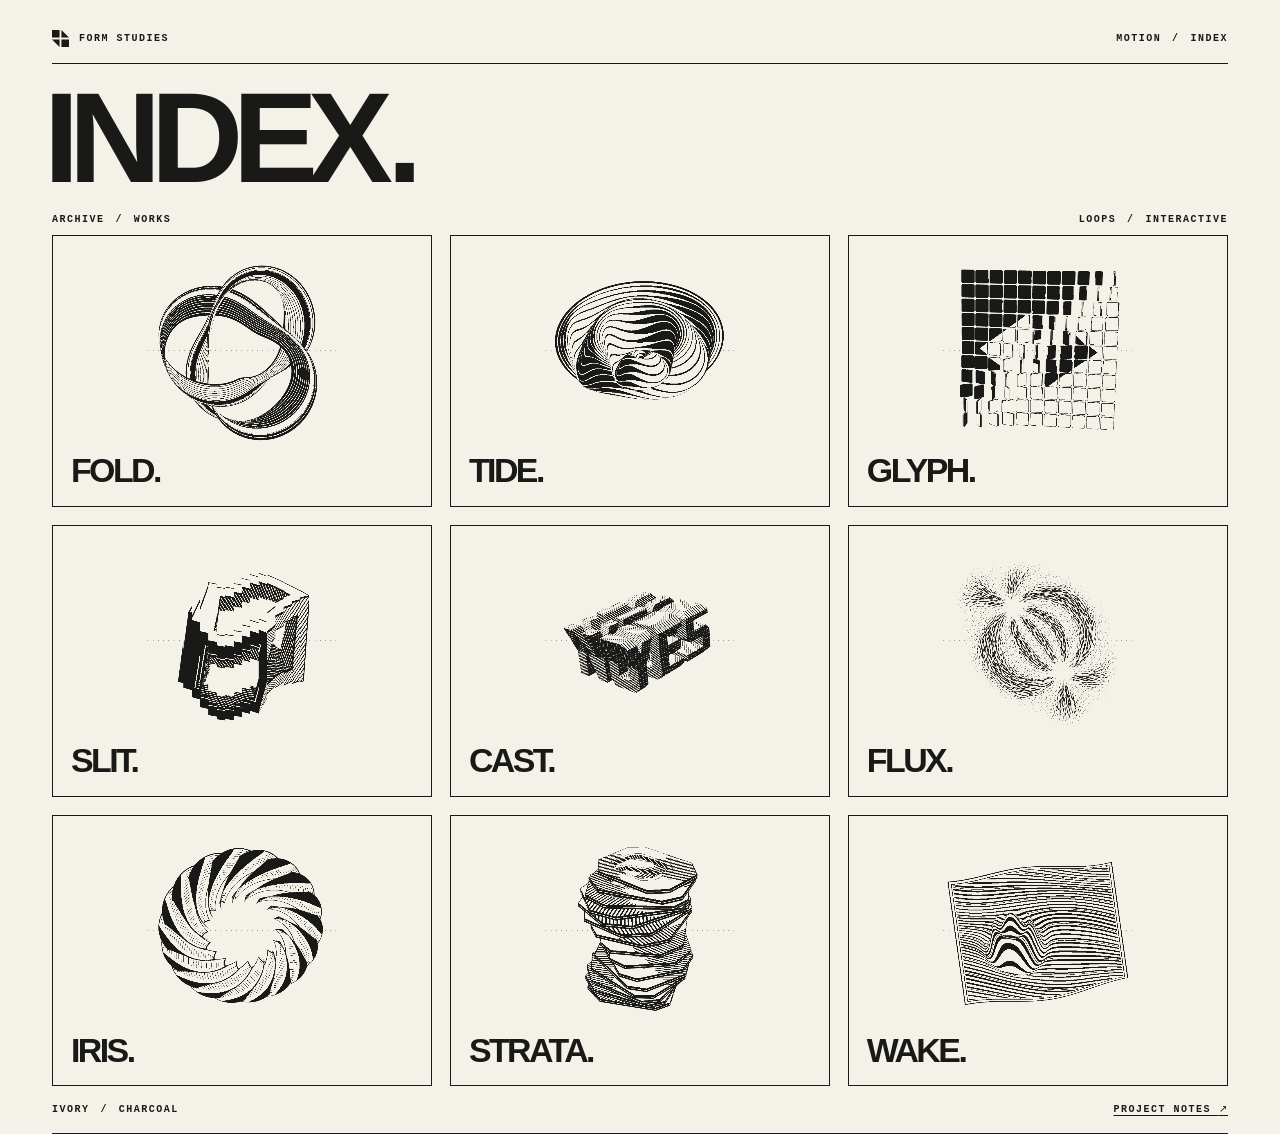
<file: index.html>
<!doctype html>
<html lang="en">
<head>
  <meta charset="utf-8">
  <meta name="viewport" content="width=device-width, initial-scale=1">
  <meta name="theme-color" content="#f4f1e8">
  <title>INDEX — Form Studies</title>
  <link rel="stylesheet" href="shared/style.css">
  <link rel="stylesheet" href="index.css">
</head>
<body>
  <main class="folio">
    <header class="masthead mono">
      <p class="signature">
        <svg width="17" height="17" viewBox="0 0 18 18" aria-hidden="true">
          <path fill="currentColor" d="M0 0h8v8H0zM10 10h8v8h-8zM10 0l8 8h-8zM0 10h8v8z"/>
        </svg>
        Form studies
      </p>
      <p>Motion <span class="slash">/</span> Index</p>
    </header>

    <section class="plate" aria-labelledby="title">
      <div class="heading">
        <h1 id="title">INDEX<span aria-hidden="true">.</span></h1>
      </div>

      <nav class="archive" aria-label="Motion studies">
        <div class="plate-label mono" aria-hidden="true">
          <span>Archive <span class="slash">/</span> Works</span>
          <span>Loops <span class="slash">/</span> Interactive</span>
        </div>
        <ol class="study-list" role="list">
          <li>
            <a class="study" href="fold-study/index.html">
              <img src="assets/index/fold.png" alt="" width="192" height="192">
              <span class="study-title">FOLD.</span>
            </a>
          </li>
          <li>
            <a class="study" href="tide-study/index.html">
              <img src="assets/index/tide.png" alt="" width="192" height="192">
              <span class="study-title">TIDE.</span>
            </a>
          </li>
          <li>
            <a class="study" href="glyph-study/index.html">
              <img src="assets/index/glyph.png" alt="" width="192" height="192">
              <span class="study-title">GLYPH.</span>
            </a>
          </li>
          <li>
            <a class="study" href="slit-study/index.html">
              <img src="assets/index/slit.png" alt="" width="192" height="192">
              <span class="study-title">SLIT.</span>
            </a>
          </li>
          <li>
            <a class="study" href="cast-study/index.html">
              <img src="assets/index/cast.png" alt="" width="192" height="192">
              <span class="study-title">CAST.</span>
            </a>
          </li>
          <li>
            <a class="study" href="flux-study/index.html">
              <img src="assets/index/flux.png" alt="" width="192" height="192">
              <span class="study-title">FLUX.</span>
            </a>
          </li>
          <li>
            <a class="study" href="iris-study/index.html">
              <img src="assets/index/iris.png" alt="" width="192" height="192">
              <span class="study-title">IRIS.</span>
            </a>
          </li>
          <li>
            <a class="study" href="strata-study/index.html">
              <img src="assets/index/strata.png" alt="" width="192" height="192">
              <span class="study-title">STRATA.</span>
            </a>
          </li>
          <li>
            <a class="study" href="wake-study/index.html">
              <img src="assets/index/wake.png" alt="" width="192" height="192">
              <span class="study-title">WAKE.</span>
            </a>
          </li>
        </ol>
      </nav>

      <footer class="archive-footer mono">
        <span>Ivory <span class="slash">/</span> Charcoal</span>
        <a href="projects.md">Project notes <span aria-hidden="true">↗</span></a>
      </footer>
    </section>
  </main>
</body>
</html>
</file>
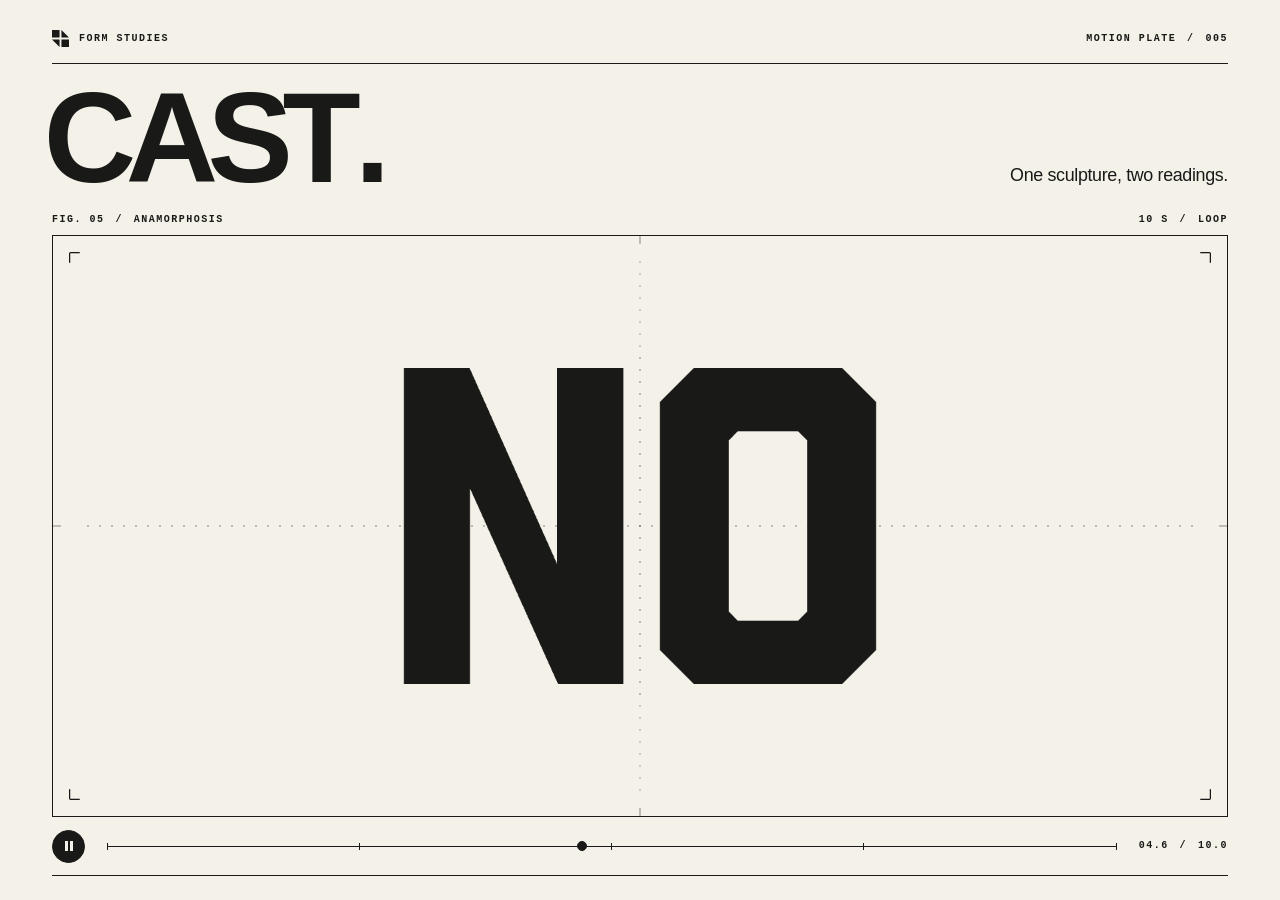
<file: cast-study/index.html>
<!doctype html>
<html lang="en">
<head>
  <meta charset="utf-8">
  <meta name="viewport" content="width=device-width, initial-scale=1">
  <meta name="theme-color" content="#f4f1e8">
  <title>CAST — Form Studies 05</title>
  <link rel="stylesheet" href="../shared/style.css">
  <script src="../shared/player.js" defer></script>
  <script src="motion.js" defer></script>
</head>
<body>
  <main class="folio">
    <header class="masthead mono">
      <p class="signature">
        <svg width="17" height="17" viewBox="0 0 18 18" aria-hidden="true">
          <path fill="currentColor" d="M0 0h8v8H0zM10 10h8v8h-8zM10 0l8 8h-8zM0 10h8v8z"/>
        </svg>
        Form studies
      </p>
      <p>Motion plate <span class="slash">/</span> 005</p>
    </header>

    <section class="plate" aria-labelledby="title">
      <div class="heading">
        <h1 id="title">CAST<span aria-hidden="true">.</span></h1>
        <p class="subtitle">One sculpture, two readings.</p>
      </div>

      <figure>
        <figcaption class="plate-label mono">
          <span>Fig. 05 <span class="slash">/</span> Anamorphosis</span>
          <span>10 s <span class="slash">/</span> Loop</span>
        </figcaption>
        <div class="stage">
          <canvas id="art" role="img" aria-label="The same three-dimensional sculpture reads YES from the front and NO from the side. It turns between the two views, revealing engraved surfaces in between."></canvas>
          <p class="stage-message mono" id="stage-message" hidden></p>
        </div>
      </figure>

      <div class="transport">
        <button id="playback" type="button" aria-label="Pause" title="Pause (Space)" disabled>
          <svg class="play-icon" width="14" height="14" viewBox="0 0 14 14" aria-hidden="true"><path fill="currentColor" d="M3 1l10 6-10 6z"/></svg>
          <svg class="pause-icon" width="14" height="14" viewBox="0 0 14 14" aria-hidden="true"><path fill="currentColor" d="M3 2h3v10H3zM8 2h3v10H8z"/></svg>
        </button>
        <div class="timeline">
          <div class="rail" aria-hidden="true"><i></i><i></i><i></i><i></i><i></i></div>
          <input id="seek" type="range" min="0" max="10" value="0" step="0.01" aria-label="Playback position in seconds" disabled>
        </div>
        <p class="time mono"><span id="time">00.0</span> <span class="slash">/</span> 10.0</p>
      </div>
    </section>
  </main>
</body>
</html>
</file>
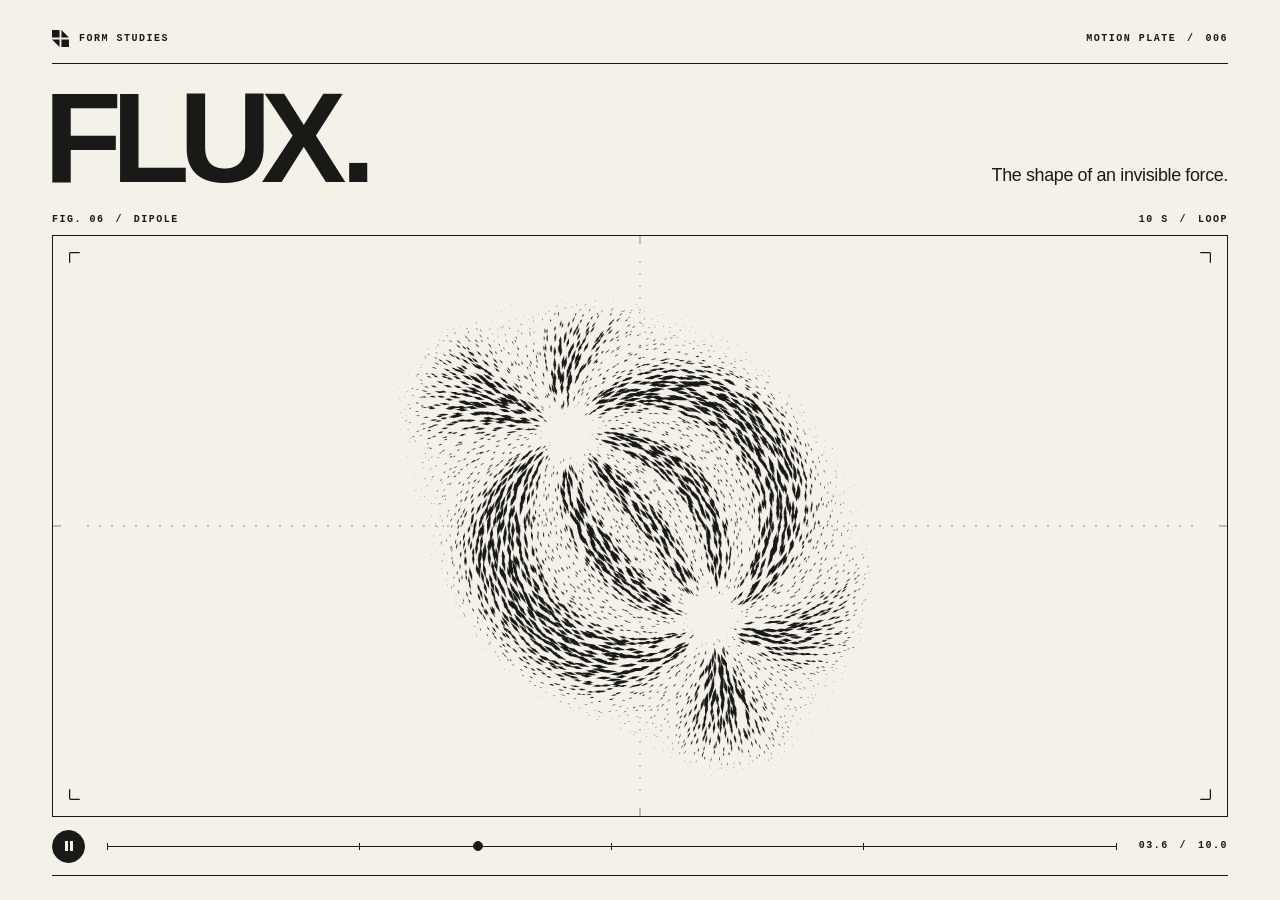
<file: flux-study/index.html>
<!doctype html>
<html lang="en">
<head>
  <meta charset="utf-8">
  <meta name="viewport" content="width=device-width, initial-scale=1">
  <meta name="theme-color" content="#f4f1e8">
  <title>FLUX — Form Studies 06</title>
  <link rel="stylesheet" href="../shared/style.css">
  <script src="../shared/player.js" defer></script>
  <script src="motion.js" defer></script>
</head>
<body>
  <main class="folio">
    <header class="masthead mono">
      <p class="signature">
        <svg width="17" height="17" viewBox="0 0 18 18" aria-hidden="true">
          <path fill="currentColor" d="M0 0h8v8H0zM10 10h8v8h-8zM10 0l8 8h-8zM0 10h8v8z"/>
        </svg>
        Form studies
      </p>
      <p>Motion plate <span class="slash">/</span> 006</p>
    </header>

    <section class="plate" aria-labelledby="title">
      <div class="heading">
        <h1 id="title">FLUX<span aria-hidden="true">.</span></h1>
        <p class="subtitle">The shape of an invisible force.</p>
      </div>

      <figure>
        <figcaption class="plate-label mono">
          <span>Fig. 06 <span class="slash">/</span> Dipole</span>
          <span>10 s <span class="slash">/</span> Loop</span>
        </figcaption>
        <div class="stage">
          <canvas id="art" role="img" aria-label="Thousands of charcoal needles align around two moving poles. The pale gaps marking the poles move apart and back together as curved bands sweep across the field."></canvas>
          <p class="stage-message mono" id="stage-message" hidden></p>
        </div>
      </figure>

      <div class="transport">
        <button id="playback" type="button" aria-label="Pause" title="Pause (Space)" disabled>
          <svg class="play-icon" width="14" height="14" viewBox="0 0 14 14" aria-hidden="true"><path fill="currentColor" d="M3 1l10 6-10 6z"/></svg>
          <svg class="pause-icon" width="14" height="14" viewBox="0 0 14 14" aria-hidden="true"><path fill="currentColor" d="M3 2h3v10H3zM8 2h3v10H8z"/></svg>
        </button>
        <div class="timeline">
          <div class="rail" aria-hidden="true"><i></i><i></i><i></i><i></i><i></i></div>
          <input id="seek" type="range" min="0" max="10" value="0" step="0.01" aria-label="Playback position in seconds" disabled>
        </div>
        <p class="time mono"><span id="time">00.0</span> <span class="slash">/</span> 10.0</p>
      </div>
    </section>
  </main>
</body>
</html>
</file>
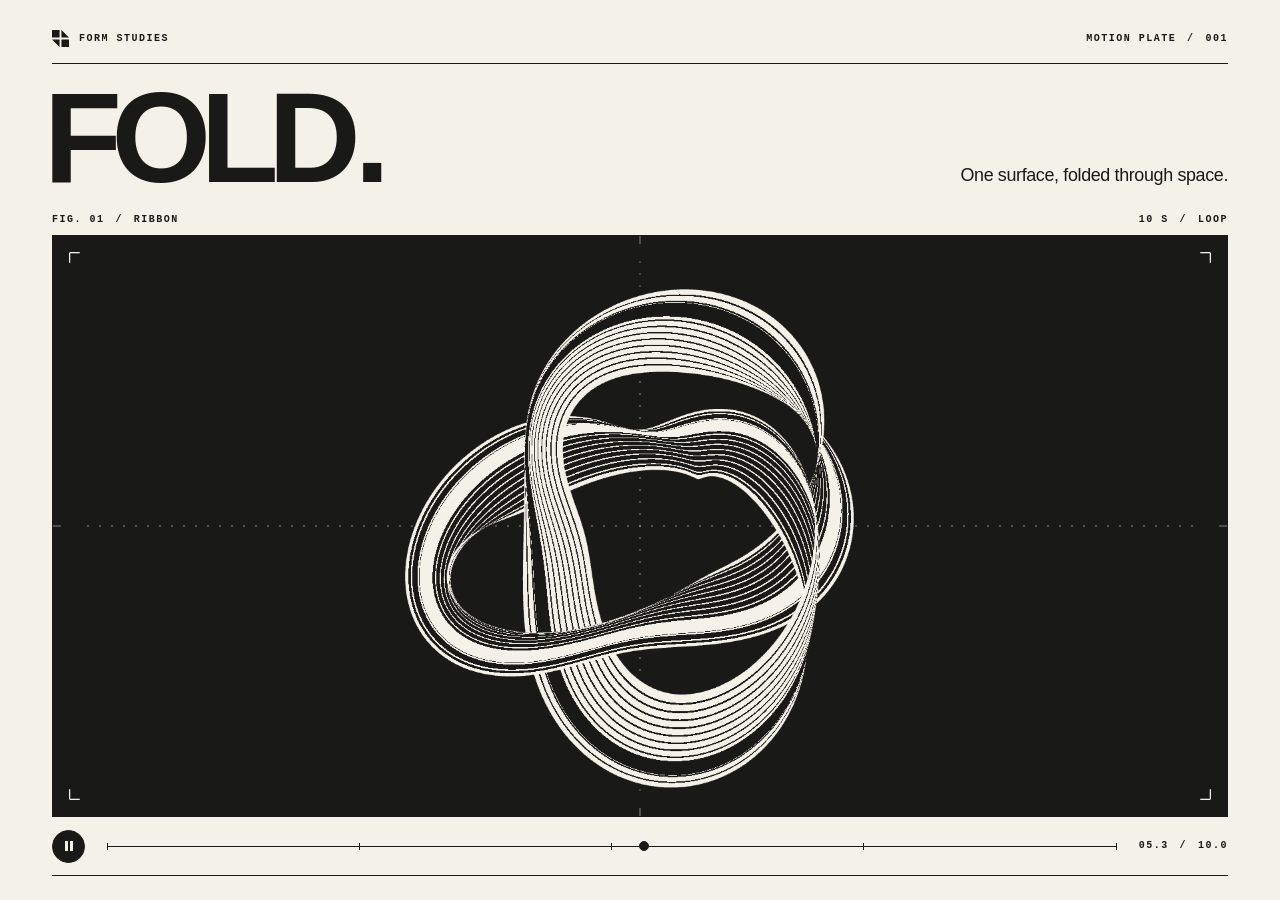
<file: fold-study/index.html>
<!doctype html>
<html lang="en">
<head>
  <meta charset="utf-8">
  <meta name="viewport" content="width=device-width, initial-scale=1">
  <meta name="theme-color" content="#f4f1e8">
  <title>FOLD — Form Studies 01</title>
  <link rel="stylesheet" href="../shared/style.css">
  <script src="../shared/player.js" defer></script>
  <script src="motion.js" defer></script>
</head>
<body>
  <main class="folio">
    <header class="masthead mono">
      <p class="signature">
        <svg width="17" height="17" viewBox="0 0 18 18" aria-hidden="true">
          <path fill="currentColor" d="M0 0h8v8H0zM10 10h8v8h-8zM10 0l8 8h-8zM0 10h8v8z"/>
        </svg>
        Form studies
      </p>
      <p>Motion plate <span class="slash">/</span> 001</p>
    </header>

    <section class="plate" aria-labelledby="title">
      <div class="heading">
        <h1 id="title">FOLD<span aria-hidden="true">.</span></h1>
        <p class="subtitle">One surface, folded through space.</p>
      </div>

      <figure>
        <figcaption class="plate-label mono">
          <span>Fig. 01 <span class="slash">/</span> Ribbon</span>
          <span>10 s <span class="slash">/</span> Loop</span>
        </figcaption>
        <div class="stage">
          <canvas id="art" role="img" aria-label="A striped ribbon unfolds into a three-lobed knot, reverses from ivory to charcoal, and folds back into a line."></canvas>
          <p class="stage-message mono" id="stage-message" hidden></p>
        </div>
      </figure>

      <div class="transport">
        <button id="playback" type="button" aria-label="Pause" title="Pause (Space)" disabled>
          <svg class="play-icon" width="14" height="14" viewBox="0 0 14 14" aria-hidden="true"><path fill="currentColor" d="M3 1l10 6-10 6z"/></svg>
          <svg class="pause-icon" width="14" height="14" viewBox="0 0 14 14" aria-hidden="true"><path fill="currentColor" d="M3 2h3v10H3zM8 2h3v10H8z"/></svg>
        </button>
        <div class="timeline">
          <div class="rail" aria-hidden="true"><i></i><i></i><i></i><i></i><i></i></div>
          <input id="seek" type="range" min="0" max="10" value="0" step="0.01" aria-label="Playback position in seconds" disabled>
        </div>
        <p class="time mono"><span id="time">00.0</span> <span class="slash">/</span> 10.0</p>
      </div>
    </section>
  </main>
</body>
</html>
</file>
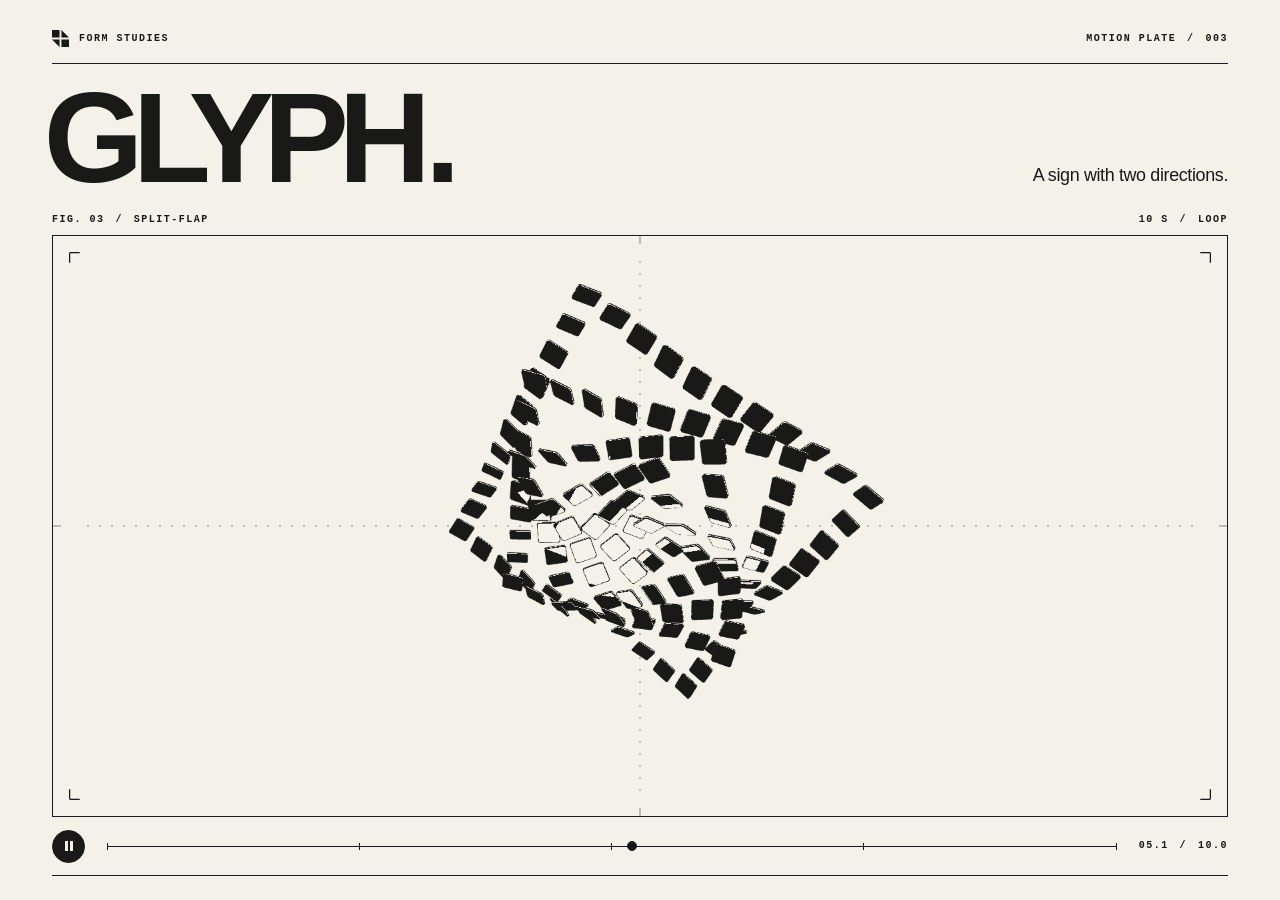
<file: glyph-study/index.html>
<!doctype html>
<html lang="en">
<head>
  <meta charset="utf-8">
  <meta name="viewport" content="width=device-width, initial-scale=1">
  <meta name="theme-color" content="#f4f1e8">
  <title>GLYPH — Form Studies 03</title>
  <link rel="stylesheet" href="../shared/style.css">
  <script src="../shared/player.js" defer></script>
  <script src="motion.js" defer></script>
</head>
<body>
  <main class="folio">
    <header class="masthead mono">
      <p class="signature">
        <svg width="17" height="17" viewBox="0 0 18 18" aria-hidden="true">
          <path fill="currentColor" d="M0 0h8v8H0zM10 10h8v8h-8zM10 0l8 8h-8zM0 10h8v8z"/>
        </svg>
        Form studies
      </p>
      <p>Motion plate <span class="slash">/</span> 003</p>
    </header>

    <section class="plate" aria-labelledby="title">
      <div class="heading">
        <h1 id="title">GLYPH<span aria-hidden="true">.</span></h1>
        <p class="subtitle">A sign with two directions.</p>
      </div>

      <figure>
        <figcaption class="plate-label mono">
          <span>Fig. 03 <span class="slash">/</span> Split-flap</span>
          <span>10 s <span class="slash">/</span> Loop</span>
        </figcaption>
        <div class="stage">
          <canvas id="art" role="img" aria-label="A black right arrow on square tiles flips into a white left arrow. The tiles lift and turn in rings, then click back into a square grid."></canvas>
          <p class="stage-message mono" id="stage-message" hidden></p>
        </div>
      </figure>

      <div class="transport">
        <button id="playback" type="button" aria-label="Pause" title="Pause (Space)" disabled>
          <svg class="play-icon" width="14" height="14" viewBox="0 0 14 14" aria-hidden="true"><path fill="currentColor" d="M3 1l10 6-10 6z"/></svg>
          <svg class="pause-icon" width="14" height="14" viewBox="0 0 14 14" aria-hidden="true"><path fill="currentColor" d="M3 2h3v10H3zM8 2h3v10H8z"/></svg>
        </button>
        <div class="timeline">
          <div class="rail" aria-hidden="true"><i></i><i></i><i></i><i></i><i></i></div>
          <input id="seek" type="range" min="0" max="10" value="0" step="0.01" aria-label="Playback position in seconds" disabled>
        </div>
        <p class="time mono"><span id="time">00.0</span> <span class="slash">/</span> 10.0</p>
      </div>
    </section>
  </main>
</body>
</html>
</file>
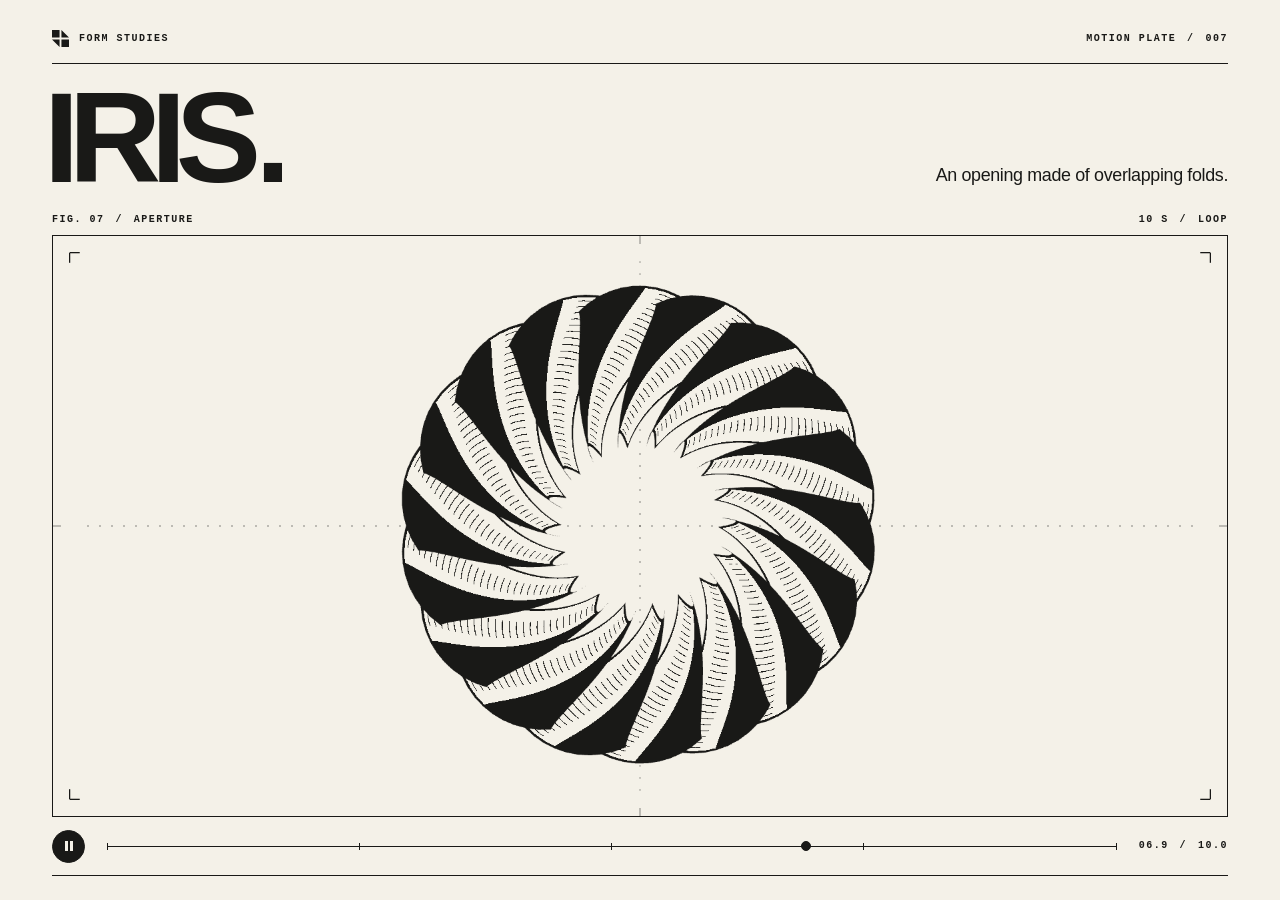
<file: iris-study/index.html>
<!doctype html>
<html lang="en">
<head>
  <meta charset="utf-8">
  <meta name="viewport" content="width=device-width, initial-scale=1">
  <meta name="theme-color" content="#f4f1e8">
  <title>IRIS — Form Studies 07</title>
  <link rel="stylesheet" href="../shared/style.css">
  <script src="../shared/player.js" defer></script>
  <script src="motion.js" defer></script>
</head>
<body>
  <main class="folio">
    <header class="masthead mono">
      <p class="signature">
        <svg width="17" height="17" viewBox="0 0 18 18" aria-hidden="true">
          <path fill="currentColor" d="M0 0h8v8H0zM10 10h8v8h-8zM10 0l8 8h-8zM0 10h8v8z"/>
        </svg>
        Form studies
      </p>
      <p>Motion plate <span class="slash">/</span> 007</p>
    </header>

    <section class="plate" aria-labelledby="title">
      <div class="heading">
        <h1 id="title">IRIS<span aria-hidden="true">.</span></h1>
        <p class="subtitle">An opening made of overlapping folds.</p>
      </div>

      <figure>
        <figcaption class="plate-label mono">
          <span>Fig. 07 <span class="slash">/</span> Aperture</span>
          <span>10 s <span class="slash">/</span> Loop</span>
        </figcaption>
        <div class="stage">
          <canvas id="art" role="img" aria-label="Eighteen folded blades turn around an opening. They spread into a star-shaped aperture, then overlap and close again."></canvas>
          <p class="stage-message mono" id="stage-message" hidden></p>
        </div>
      </figure>

      <div class="transport">
        <button id="playback" type="button" aria-label="Pause" title="Pause (Space)" disabled>
          <svg class="play-icon" width="14" height="14" viewBox="0 0 14 14" aria-hidden="true"><path fill="currentColor" d="M3 1l10 6-10 6z"/></svg>
          <svg class="pause-icon" width="14" height="14" viewBox="0 0 14 14" aria-hidden="true"><path fill="currentColor" d="M3 2h3v10H3zM8 2h3v10H8z"/></svg>
        </button>
        <div class="timeline">
          <div class="rail" aria-hidden="true"><i></i><i></i><i></i><i></i><i></i></div>
          <input id="seek" type="range" min="0" max="10" value="0" step="0.01" aria-label="Playback position in seconds" disabled>
        </div>
        <p class="time mono"><span id="time">00.0</span> <span class="slash">/</span> 10.0</p>
      </div>
    </section>
  </main>
</body>
</html>
</file>
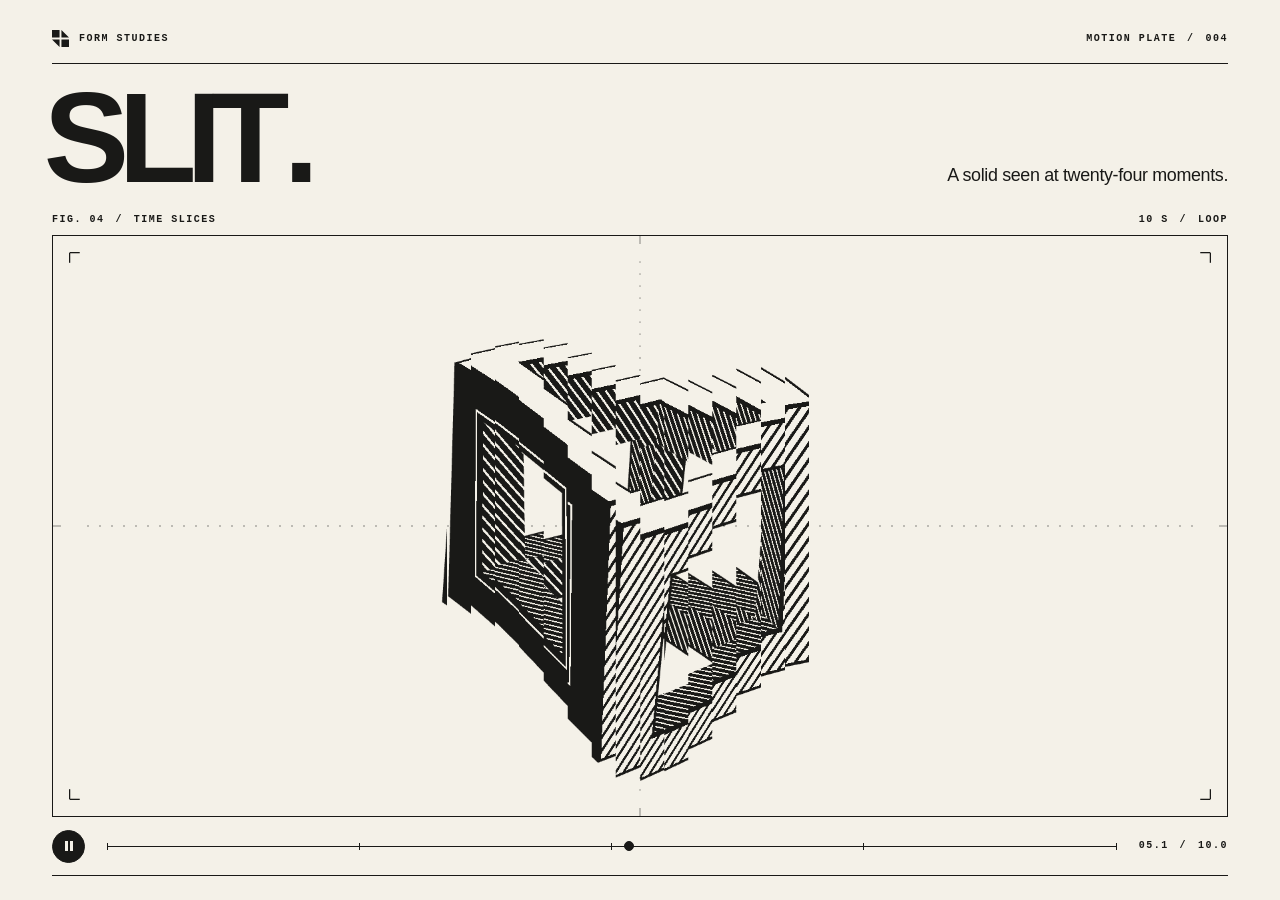
<file: slit-study/index.html>
<!doctype html>
<html lang="en">
<head>
  <meta charset="utf-8">
  <meta name="viewport" content="width=device-width, initial-scale=1">
  <meta name="theme-color" content="#f4f1e8">
  <title>SLIT — Form Studies 04</title>
  <link rel="stylesheet" href="../shared/style.css">
  <script src="../shared/player.js" defer></script>
  <script src="motion.js" defer></script>
</head>
<body>
  <main class="folio">
    <header class="masthead mono">
      <p class="signature">
        <svg width="17" height="17" viewBox="0 0 18 18" aria-hidden="true">
          <path fill="currentColor" d="M0 0h8v8H0zM10 10h8v8h-8zM10 0l8 8h-8zM0 10h8v8z"/>
        </svg>
        Form studies
      </p>
      <p>Motion plate <span class="slash">/</span> 004</p>
    </header>

    <section class="plate" aria-labelledby="title">
      <div class="heading">
        <h1 id="title">SLIT<span aria-hidden="true">.</span></h1>
        <p class="subtitle">A solid seen at twenty-four moments.</p>
      </div>

      <figure>
        <figcaption class="plate-label mono">
          <span>Fig. 04 <span class="slash">/</span> Time slices</span>
          <span>10 s <span class="slash">/</span> Loop</span>
        </figcaption>
        <div class="stage">
          <canvas id="art" role="img" aria-label="A rotating cube appears from an ivory field. Twenty-four adjacent slices show different moments of its rotation, then ease back together and shrink into the field."></canvas>
          <p class="stage-message mono" id="stage-message" hidden></p>
        </div>
      </figure>

      <div class="transport">
        <button id="playback" type="button" aria-label="Pause" title="Pause (Space)" disabled>
          <svg class="play-icon" width="14" height="14" viewBox="0 0 14 14" aria-hidden="true"><path fill="currentColor" d="M3 1l10 6-10 6z"/></svg>
          <svg class="pause-icon" width="14" height="14" viewBox="0 0 14 14" aria-hidden="true"><path fill="currentColor" d="M3 2h3v10H3zM8 2h3v10H8z"/></svg>
        </button>
        <div class="timeline">
          <div class="rail" aria-hidden="true"><i></i><i></i><i></i><i></i><i></i></div>
          <input id="seek" type="range" min="0" max="10" value="0" step="0.01" aria-label="Playback position in seconds" disabled>
        </div>
        <p class="time mono"><span id="time">00.0</span> <span class="slash">/</span> 10.0</p>
      </div>
    </section>
  </main>
</body>
</html>
</file>
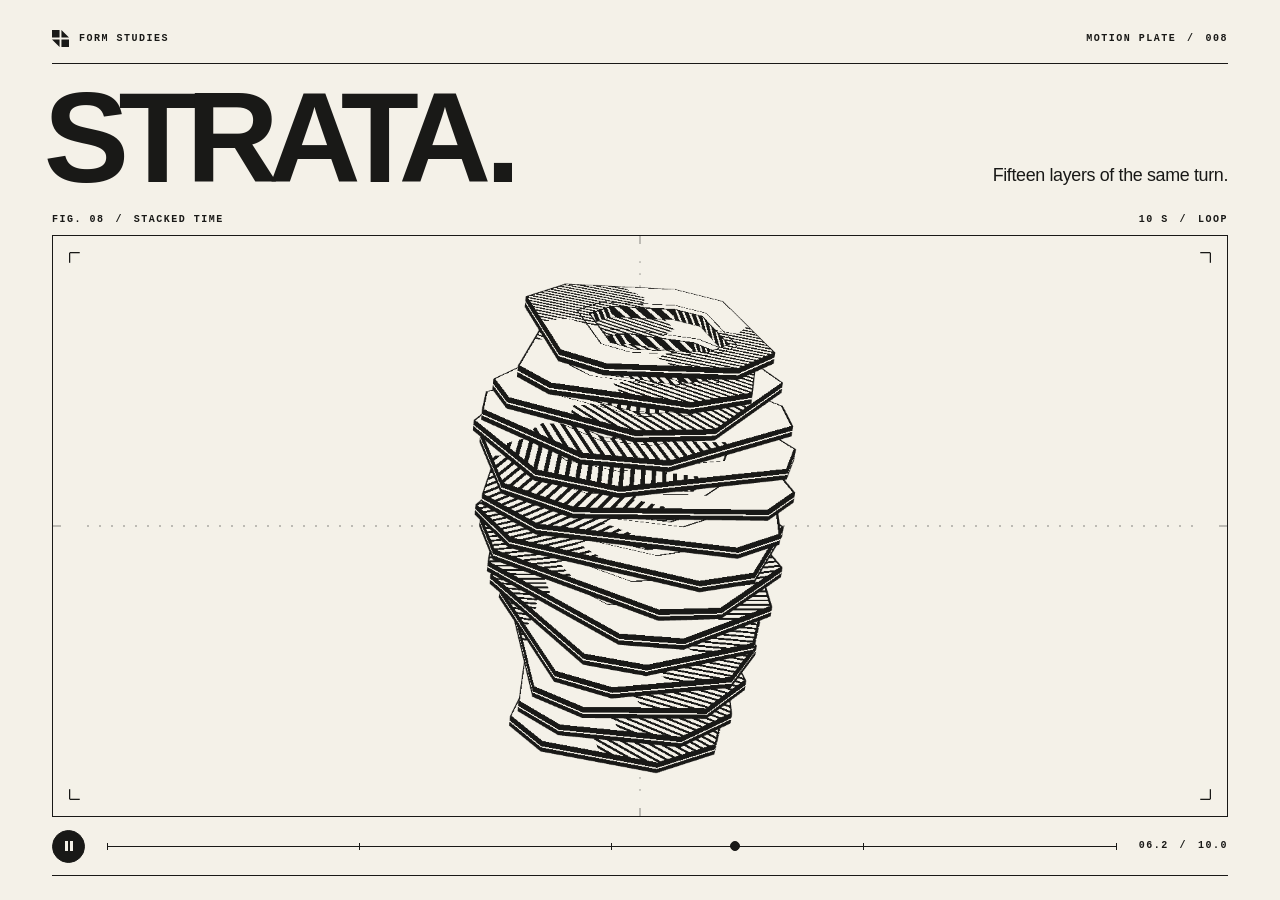
<file: strata-study/index.html>
<!doctype html>
<html lang="en">
<head>
  <meta charset="utf-8">
  <meta name="viewport" content="width=device-width, initial-scale=1">
  <meta name="theme-color" content="#f4f1e8">
  <title>STRATA — Form Studies 08</title>
  <link rel="stylesheet" href="../shared/style.css">
  <script src="../shared/player.js" defer></script>
  <script src="motion.js" defer></script>
</head>
<body>
  <main class="folio">
    <header class="masthead mono">
      <p class="signature">
        <svg width="17" height="17" viewBox="0 0 18 18" aria-hidden="true">
          <path fill="currentColor" d="M0 0h8v8H0zM10 10h8v8h-8zM10 0l8 8h-8zM0 10h8v8z"/>
        </svg>
        Form studies
      </p>
      <p>Motion plate <span class="slash">/</span> 008</p>
    </header>

    <section class="plate" aria-labelledby="title">
      <div class="heading">
        <h1 id="title">STRATA<span aria-hidden="true">.</span></h1>
        <p class="subtitle">Fifteen layers of the same turn.</p>
      </div>

      <figure>
        <figcaption class="plate-label mono">
          <span>Fig. 08 <span class="slash">/</span> Stacked time</span>
          <span>10 s <span class="slash">/</span> Loop</span>
        </figcaption>
        <div class="stage">
          <canvas id="art" role="img" aria-label="A hollow column separates into fifteen horizontal plates. Each plate turns at a different point in the same rotation. The layers twist in one direction, then the other, before settling back together."></canvas>
          <p class="stage-message mono" id="stage-message" hidden></p>
        </div>
      </figure>

      <div class="transport">
        <button id="playback" type="button" aria-label="Pause" title="Pause (Space)" disabled>
          <svg class="play-icon" width="14" height="14" viewBox="0 0 14 14" aria-hidden="true"><path fill="currentColor" d="M3 1l10 6-10 6z"/></svg>
          <svg class="pause-icon" width="14" height="14" viewBox="0 0 14 14" aria-hidden="true"><path fill="currentColor" d="M3 2h3v10H3zM8 2h3v10H8z"/></svg>
        </button>
        <div class="timeline">
          <div class="rail" aria-hidden="true"><i></i><i></i><i></i><i></i><i></i></div>
          <input id="seek" type="range" min="0" max="10" value="0" step="0.01" aria-label="Playback position in seconds" disabled>
        </div>
        <p class="time mono"><span id="time">00.0</span> <span class="slash">/</span> 10.0</p>
      </div>
    </section>
  </main>
</body>
</html>
</file>
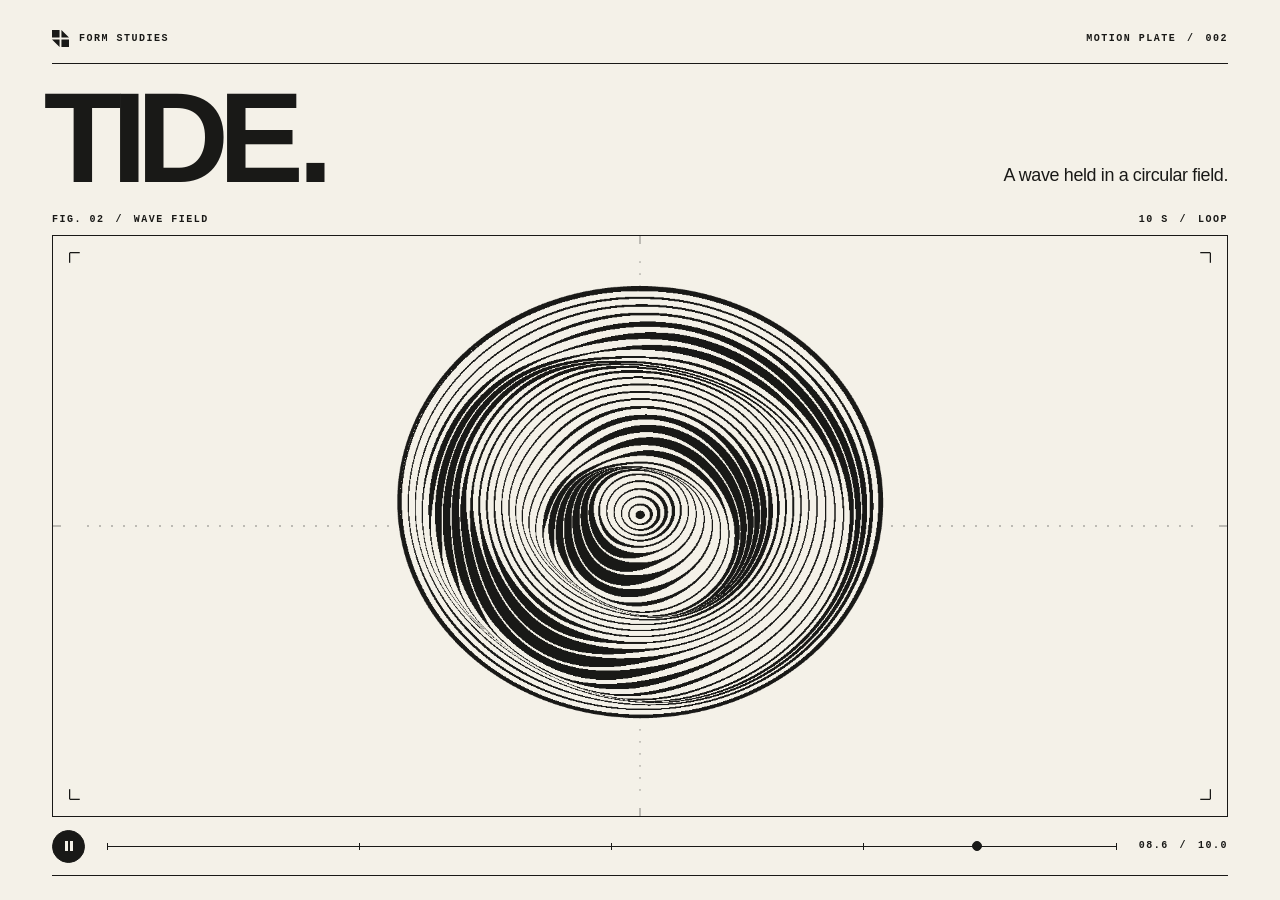
<file: tide-study/index.html>
<!doctype html>
<html lang="en">
<head>
  <meta charset="utf-8">
  <meta name="viewport" content="width=device-width, initial-scale=1">
  <meta name="theme-color" content="#f4f1e8">
  <title>TIDE — Form Studies 02</title>
  <link rel="stylesheet" href="../shared/style.css">
  <script src="../shared/player.js" defer></script>
  <script src="motion.js" defer></script>
</head>
<body>
  <main class="folio">
    <header class="masthead mono">
      <p class="signature">
        <svg width="17" height="17" viewBox="0 0 18 18" aria-hidden="true">
          <path fill="currentColor" d="M0 0h8v8H0zM10 10h8v8h-8zM10 0l8 8h-8zM0 10h8v8z"/>
        </svg>
        Form studies
      </p>
      <p>Motion plate <span class="slash">/</span> 002</p>
    </header>

    <section class="plate" aria-labelledby="title">
      <div class="heading">
        <h1 id="title">TIDE<span aria-hidden="true">.</span></h1>
        <p class="subtitle">A wave held in a circular field.</p>
      </div>

      <figure>
        <figcaption class="plate-label mono">
          <span>Fig. 02 <span class="slash">/</span> Wave field</span>
          <span>10 s <span class="slash">/</span> Loop</span>
        </figcaption>
        <div class="stage">
          <canvas id="art" role="img" aria-label="Concentric engraved rings rise into rolling waves as a circular sweep reverses the ivory and charcoal, then settle into a flat disc."></canvas>
          <p class="stage-message mono" id="stage-message" hidden></p>
        </div>
      </figure>

      <div class="transport">
        <button id="playback" type="button" aria-label="Pause" title="Pause (Space)" disabled>
          <svg class="play-icon" width="14" height="14" viewBox="0 0 14 14" aria-hidden="true"><path fill="currentColor" d="M3 1l10 6-10 6z"/></svg>
          <svg class="pause-icon" width="14" height="14" viewBox="0 0 14 14" aria-hidden="true"><path fill="currentColor" d="M3 2h3v10H3zM8 2h3v10H8z"/></svg>
        </button>
        <div class="timeline">
          <div class="rail" aria-hidden="true"><i></i><i></i><i></i><i></i><i></i></div>
          <input id="seek" type="range" min="0" max="10" value="0" step="0.01" aria-label="Playback position in seconds" disabled>
        </div>
        <p class="time mono"><span id="time">00.0</span> <span class="slash">/</span> 10.0</p>
      </div>
    </section>
  </main>
</body>
</html>
</file>
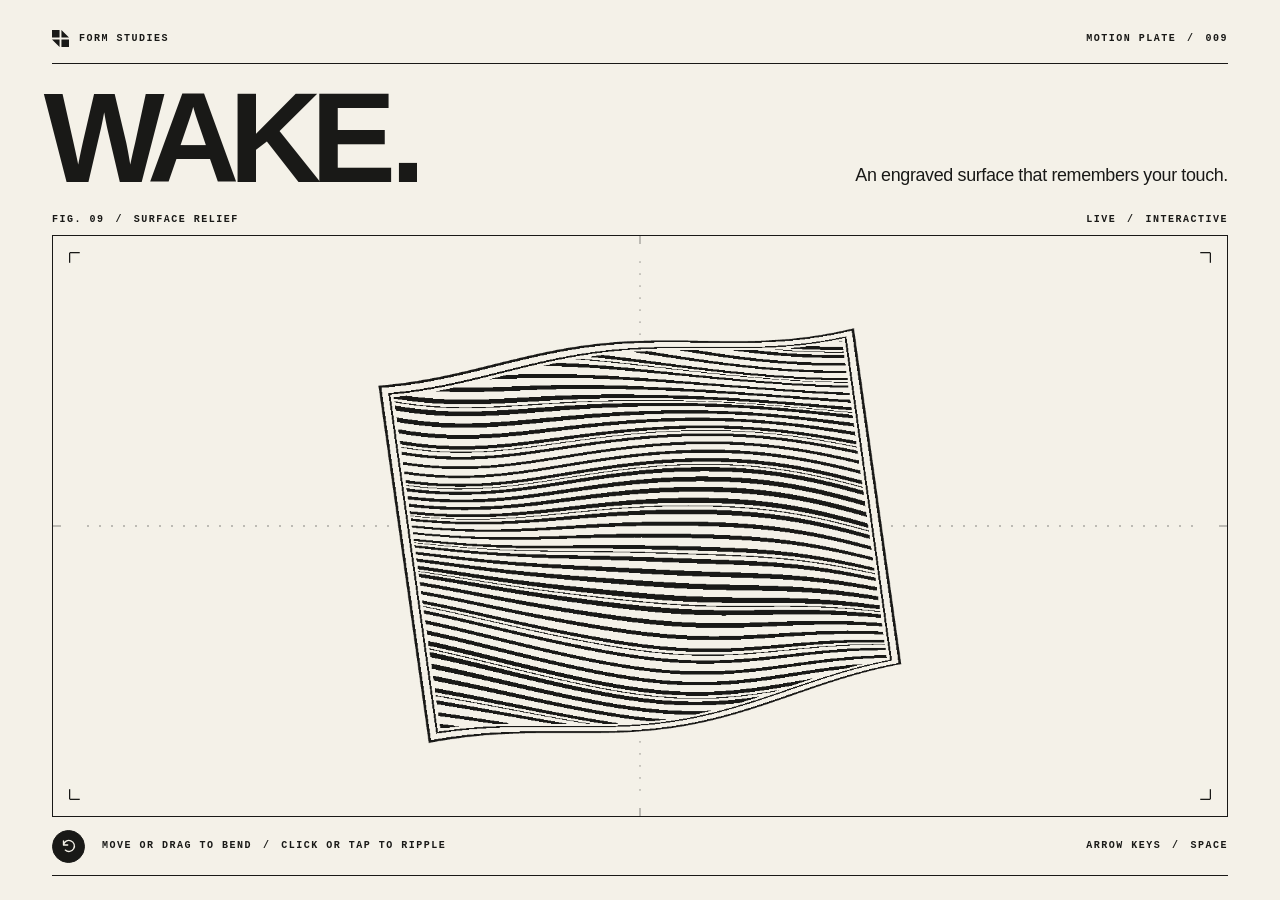
<file: wake-study/index.html>
<!doctype html>
<html lang="en">
<head>
  <meta charset="utf-8">
  <meta name="viewport" content="width=device-width, initial-scale=1">
  <meta name="theme-color" content="#f4f1e8">
  <title>WAKE — Form Studies 09</title>
  <link rel="stylesheet" href="../shared/style.css">
  <link rel="stylesheet" href="style.css">
  <script src="motion.js" defer></script>
</head>
<body>
  <main class="folio">
    <header class="masthead mono">
      <p class="signature">
        <svg width="17" height="17" viewBox="0 0 18 18" aria-hidden="true">
          <path fill="currentColor" d="M0 0h8v8H0zM10 10h8v8h-8zM10 0l8 8h-8zM0 10h8v8z"/>
        </svg>
        Form studies
      </p>
      <p>Motion plate <span class="slash">/</span> 009</p>
    </header>

    <section class="plate" aria-labelledby="title">
      <div class="heading">
        <h1 id="title">WAKE<span aria-hidden="true">.</span></h1>
        <p class="subtitle">An engraved surface that remembers your touch.</p>
      </div>

      <figure>
        <figcaption class="plate-label mono">
          <span>Fig. 09 <span class="slash">/</span> Surface relief</span>
          <span>Live <span class="slash">/</span> Interactive</span>
        </figcaption>
        <div class="stage">
          <canvas id="art" tabindex="0" role="img" aria-label="An interactive striped surface" aria-describedby="gesture-guide key-guide"></canvas>
          <p class="stage-message mono" id="stage-message" hidden></p>
        </div>
      </figure>

      <div class="transport">
        <button id="reset" type="button" aria-label="Reset surface" title="Reset surface" disabled>
          <svg width="16" height="16" viewBox="0 0 16 16" aria-hidden="true"><path d="M2.5 7a5.5 5.5 0 1 1 1.8 5.1M2.5 2.8V7h4.2" fill="none" stroke="currentColor" stroke-width="1.35" stroke-linecap="round" stroke-linejoin="round"/></svg>
        </button>
        <p class="mono" id="gesture-guide">Move or drag to bend <span class="slash">/</span> Click or tap to ripple</p>
        <p class="mono" id="key-guide">Arrow keys <span class="slash">/</span> Space</p>
      </div>
    </section>
  </main>
</body>
</html>
</file>
<file: shared/style.css>
:root {
  --ivory: #f4f1e8;
  --charcoal: #191917;
  color: var(--charcoal);
  background: var(--ivory);
  font-family: Arial, Helvetica, sans-serif;
  font-synthesis: none;
}

*, *::before, *::after { box-sizing: border-box; }
body, h1, p, figure { margin: 0; }

.folio {
  display: flex;
  flex-direction: column;
  width: min(calc(100% - 104px), 1380px);
  height: 100svh;
  max-height: 1080px;
  margin-inline: auto;
  padding-block: 30px 24px;
}

.mono {
  font: 600 10px/1.4 'Consolas', 'Liberation Mono', monospace;
  letter-spacing: .15em;
  text-transform: uppercase;
}

.masthead, .plate-label, .heading {
  display: flex;
  align-items: center;
  justify-content: space-between;
}

.masthead {
  padding-bottom: 16px;
  border-bottom: 1px solid var(--charcoal);
}

.signature { display: flex; align-items: center; gap: 10px; }
.slash { margin-inline: .34em; }

.plate, figure { display: flex; flex: 1; flex-direction: column; }

.heading {
  align-items: flex-end;
  gap: 20px;
  padding-block: 23px 24px;
}

h1 {
  font-size: clamp(73px, 10vw, 155px);
  font-weight: 800;
  letter-spacing: -.082em;
  line-height: .8;
  margin-left: -.065em;
}

h1 span { margin-left: .035em; }
.subtitle { font-size: clamp(13px, 1.4vw, 19px); letter-spacing: -.02em; padding-bottom: 3px; }
.plate-label { padding: 0 0 8px; }

.stage {
  position: relative;
  flex: 1;
  min-height: 300px;
  border: 1px solid var(--charcoal);
  overflow: hidden;
}

canvas { position: absolute; inset: 0; display: block; width: 100%; height: 100%; }
.stage-message { position: absolute; inset: 50% 12px auto; text-align: center; }

.transport {
  display: grid;
  grid-template-columns: auto minmax(0, 1fr) auto;
  align-items: center;
  gap: 17px;
  min-height: 59px;
  border-bottom: 1px solid var(--charcoal);
}

button {
  display: grid;
  place-items: center;
  width: 33px;
  height: 33px;
  padding: 0;
  border: 1px solid var(--charcoal);
  border-radius: 50%;
  background: var(--charcoal);
  color: var(--ivory);
  cursor: pointer;
}

button:hover { background: var(--ivory); color: var(--charcoal); }
button:focus-visible, input:focus-visible { outline: 1px dashed var(--charcoal); outline-offset: 4px; }
button:disabled, input:disabled { cursor: default; }
.play-icon, .paused .pause-icon { display: none; }
.paused .play-icon { display: block; }

.timeline { position: relative; display: grid; align-items: center; height: 32px; }
.rail { position: absolute; inset: 50% 5px auto; display: flex; justify-content: space-between; }
.rail::before { content: ''; position: absolute; inset: 0 0 auto; border-top: 1px solid var(--charcoal); }
.rail i { position: relative; width: 1px; height: 7px; margin-top: -3px; background: var(--charcoal); }

input[type='range'] {
  appearance: none;
  position: relative;
  width: 100%;
  height: 100%;
  margin: 0;
  background: transparent;
  cursor: ew-resize;
}

input::-webkit-slider-thumb {
  appearance: none;
  width: 10px;
  height: 10px;
  border: 1px solid var(--charcoal);
  border-radius: 50%;
  background: var(--charcoal);
}

input::-moz-range-thumb {
  box-sizing: border-box;
  width: 10px;
  height: 10px;
  border: 1px solid var(--charcoal);
  border-radius: 50%;
  background: var(--charcoal);
}

.time { white-space: nowrap; font-variant-numeric: tabular-nums; }

@media (max-width: 650px) {
  .folio { width: calc(100% - 36px); height: auto; padding-block: 20px; }
  .heading { align-items: flex-start; flex-direction: column; gap: 16px; padding-block: 27px 22px; }
  .stage { flex: none; min-height: 0; aspect-ratio: 1 / 1.1; }
  .transport { gap: 11px; }
  .mono { letter-spacing: .095em; }
}
</file>
<file: index.css>
.archive {
  display: flex;
  flex: 1;
  flex-direction: column;
}

.study-list {
  display: grid;
  flex: 1;
  grid-template-columns: repeat(3, minmax(0, 1fr));
  grid-auto-rows: minmax(212px, 1fr);
  gap: clamp(12px, 1.4vw, 22px);
  margin: 0;
  padding: 0;
  list-style: none;
}

.study {
  display: grid;
  grid-template-rows: minmax(0, 1fr) auto;
  gap: 8px;
  height: 100%;
  padding: clamp(12px, 1.4vw, 20px);
  border: 1px solid var(--charcoal);
  color: var(--charcoal);
  text-decoration: none;
}

.study:hover { outline: 1px solid var(--charcoal); outline-offset: -5px; }
.study:focus-visible {
  outline: 1px dashed var(--charcoal);
  outline-offset: -5px;
}

.study img {
  display: block;
  place-self: center;
  width: min(100%, 192px);
  height: 100%;
  max-height: 192px;
  min-height: 0;
  object-fit: contain;
}

.study-title {
  font-size: clamp(23px, 2.65vw, 39px);
  font-weight: 800;
  letter-spacing: -.075em;
  line-height: 1;
}

.archive-footer {
  display: flex;
  align-items: center;
  justify-content: space-between;
  gap: 10px;
  min-height: 48px;
  border-bottom: 1px solid var(--charcoal);
}

.archive-footer a { color: inherit; text-underline-offset: 3px; }
.archive-footer a:focus-visible { outline: 1px dashed var(--charcoal); outline-offset: 4px; }

@media (max-width: 650px) {
  .study-list {
    grid-template-columns: repeat(2, minmax(0, 1fr));
    grid-auto-rows: auto;
  }

  .study { aspect-ratio: 1 / 1.12; }
}
</file>
<file: wake-study/style.css>
#art {
  cursor: crosshair;
  touch-action: none;
}

#art:focus-visible {
  outline: 1px dashed var(--charcoal);
  outline-offset: -5px;
}

@media (max-width: 650px) {
  .transport {
    grid-template-columns: auto 1fr;
    row-gap: 3px;
    padding-block: 10px;
  }

  #reset { grid-row: span 2; }
}
</file>
